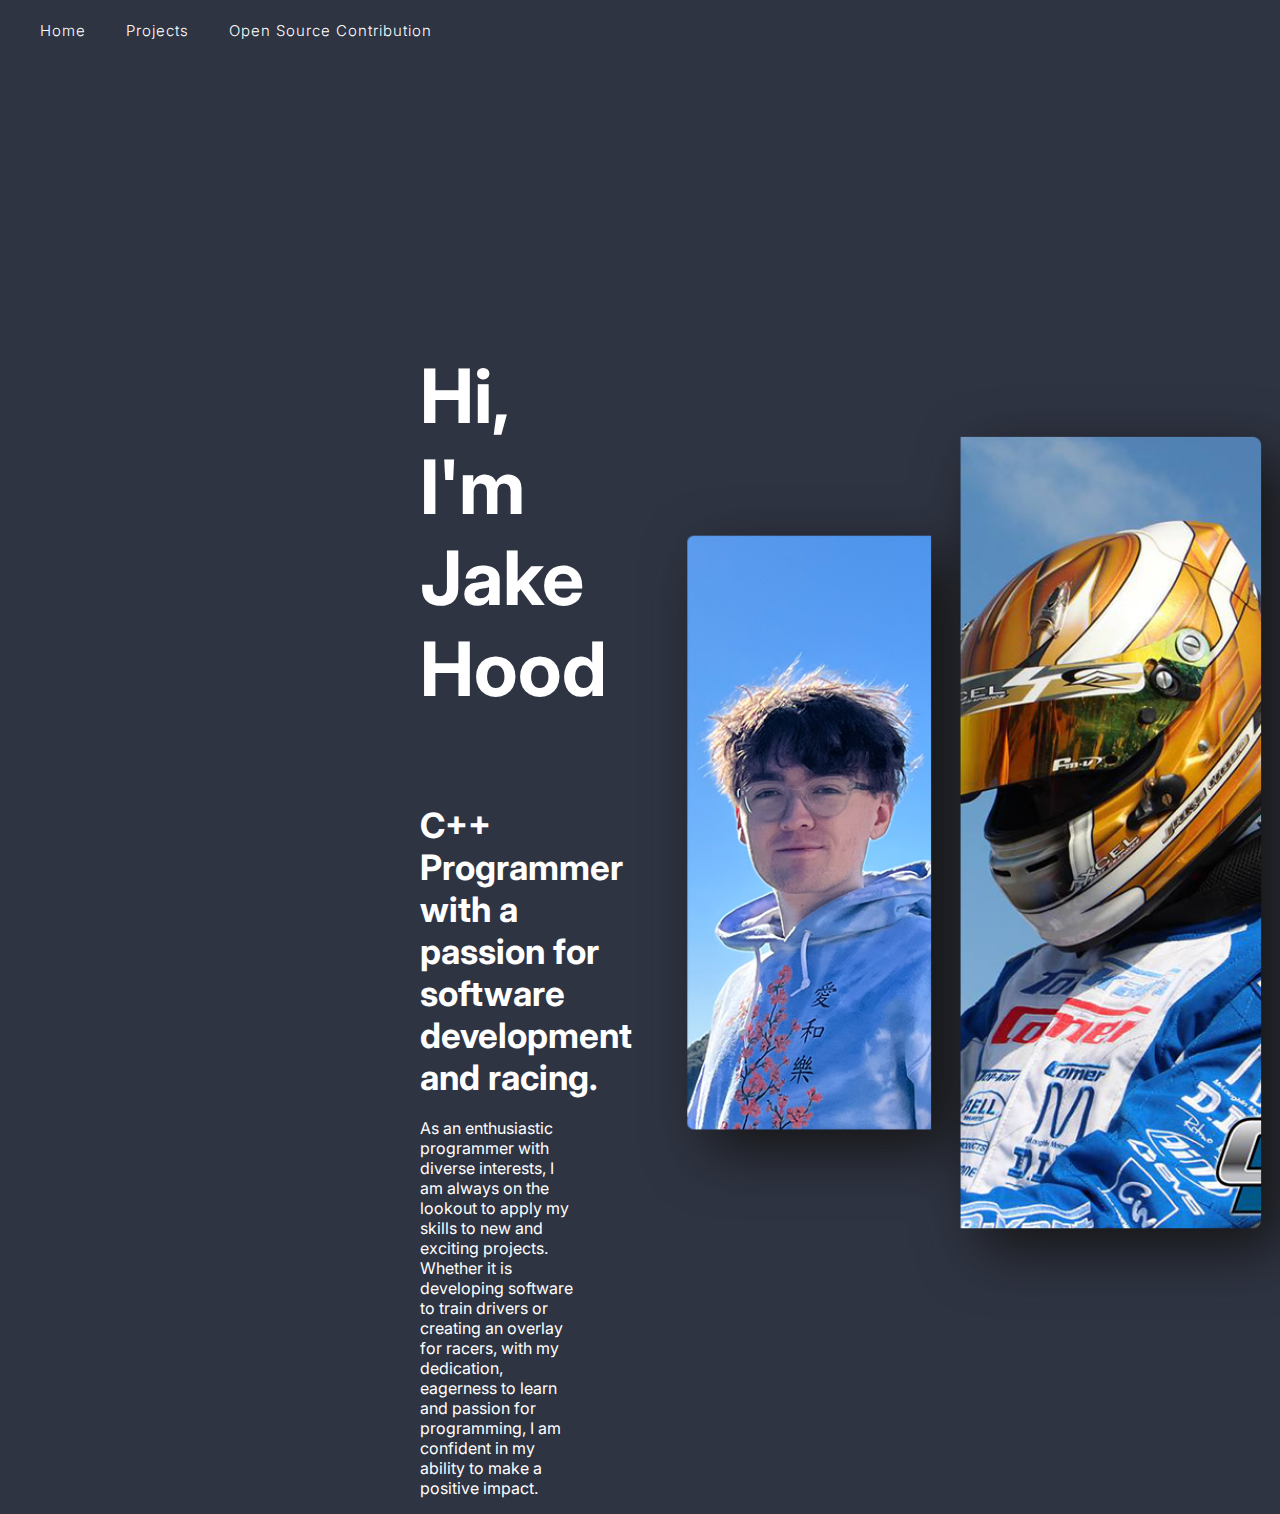
<file: index.html>
<!DOCTYPE html>
<html lang="en">
<head>
    <meta charset="UTF-8">
    <meta http-equiv="X-UA-Compatible" content="IE=edge">
    <meta name="viewport" content="width=device-width, initial-scale=1.0">
    <title>JH - Home</title>
    <link rel="stylesheet" href="index.css">
    <link rel="preconnect" href="https://fonts.googleapis.com">
    <link rel="preconnect" href="https://fonts.gstatic.com" crossorigin>
    <link href="https://fonts.googleapis.com/css2?family=Inter:wght@300;400;600;700&display=swap" rel="stylesheet">
</head>
<body>
    <nav>
        <ul>
          <li><a href="index.html">Home</a></li>
          <li><a href="projects.html">Projects</a></li>
          <li><a href="osc.html">Open Source Contribution</a></li>
        </ul>
    </nav>

    <div class="wrapper">
        <div class="body-text">
            <h1>Hi,<br>I'm Jake Hood</h1>

            <h2 class="slogan-text">C++ Programmer with a passion for software development and racing.</h2>
            <p class="bio-text">As an enthusiastic programmer with diverse interests, I am always on the lookout to apply my skills to new and exciting projects. 
                Whether it is developing software to train drivers or creating an overlay for racers, 
                with my dedication, eagerness to learn and passion for programming, I am confident in my ability to make a positive impact.</p>
        </div>

        <div class="body-image">
            <img src="me12.png" class="image-me">
        </div>

    </div>

</body>
</html>
</file>
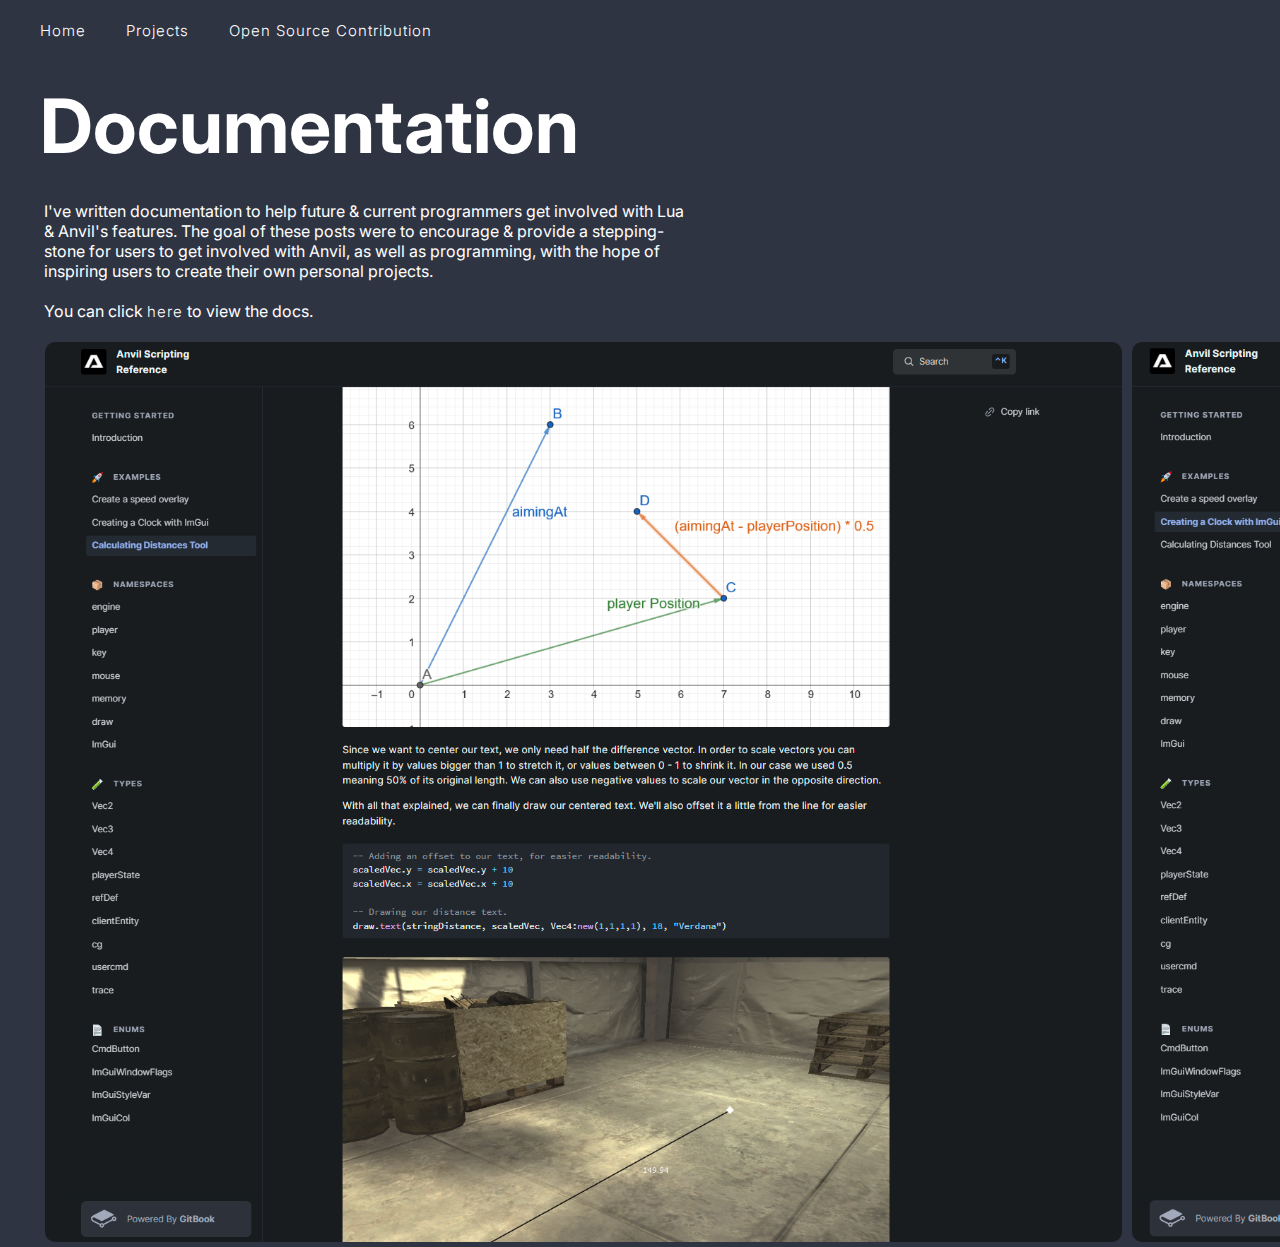
<file: osc.html>
<!DOCTYPE html>
<html lang="en">
<head>
    <meta charset="UTF-8">
    <meta http-equiv="X-UA-Compatible" content="IE=edge">
    <meta name="viewport" content="width=device-width, initial-scale=1.0">
    <title>JH - Open Source Contributions</title>
    <link rel="stylesheet" href="osc.css">
    <link rel="preconnect" href="https://fonts.googleapis.com">
    <link rel="preconnect" href="https://fonts.gstatic.com" crossorigin>
    <link href="https://fonts.googleapis.com/css2?family=Inter:wght@300;400;600;700&display=swap" rel="stylesheet">
</head>
<body>
    <nav>
        <ul>
          <li><a href="index.html">Home</a></li>
          <li><a href="projects.html">Projects</a></li>
          <li><a href="osc.html">Open Source Contribution</a></li>
        </ul>
    </nav>

    <h1>Documentation</h1>
    <p>I've written documentation to help future & current programmers get involved with Lua & Anvil's features.
        The goal of these posts were to encourage & provide a stepping-stone for users to get involved with Anvil, as well as programming, with the hope of inspiring users to create their own personal projects.
        <br>
        <br>
        You can click <a href="https://docs.anvil.team/">here</a> to view the docs.
    </p>
    <div class="image-container">
        <img src="anvil-doc1.png">
        <img src="anvil-doc2.png">
      </div>
</body>
</file>
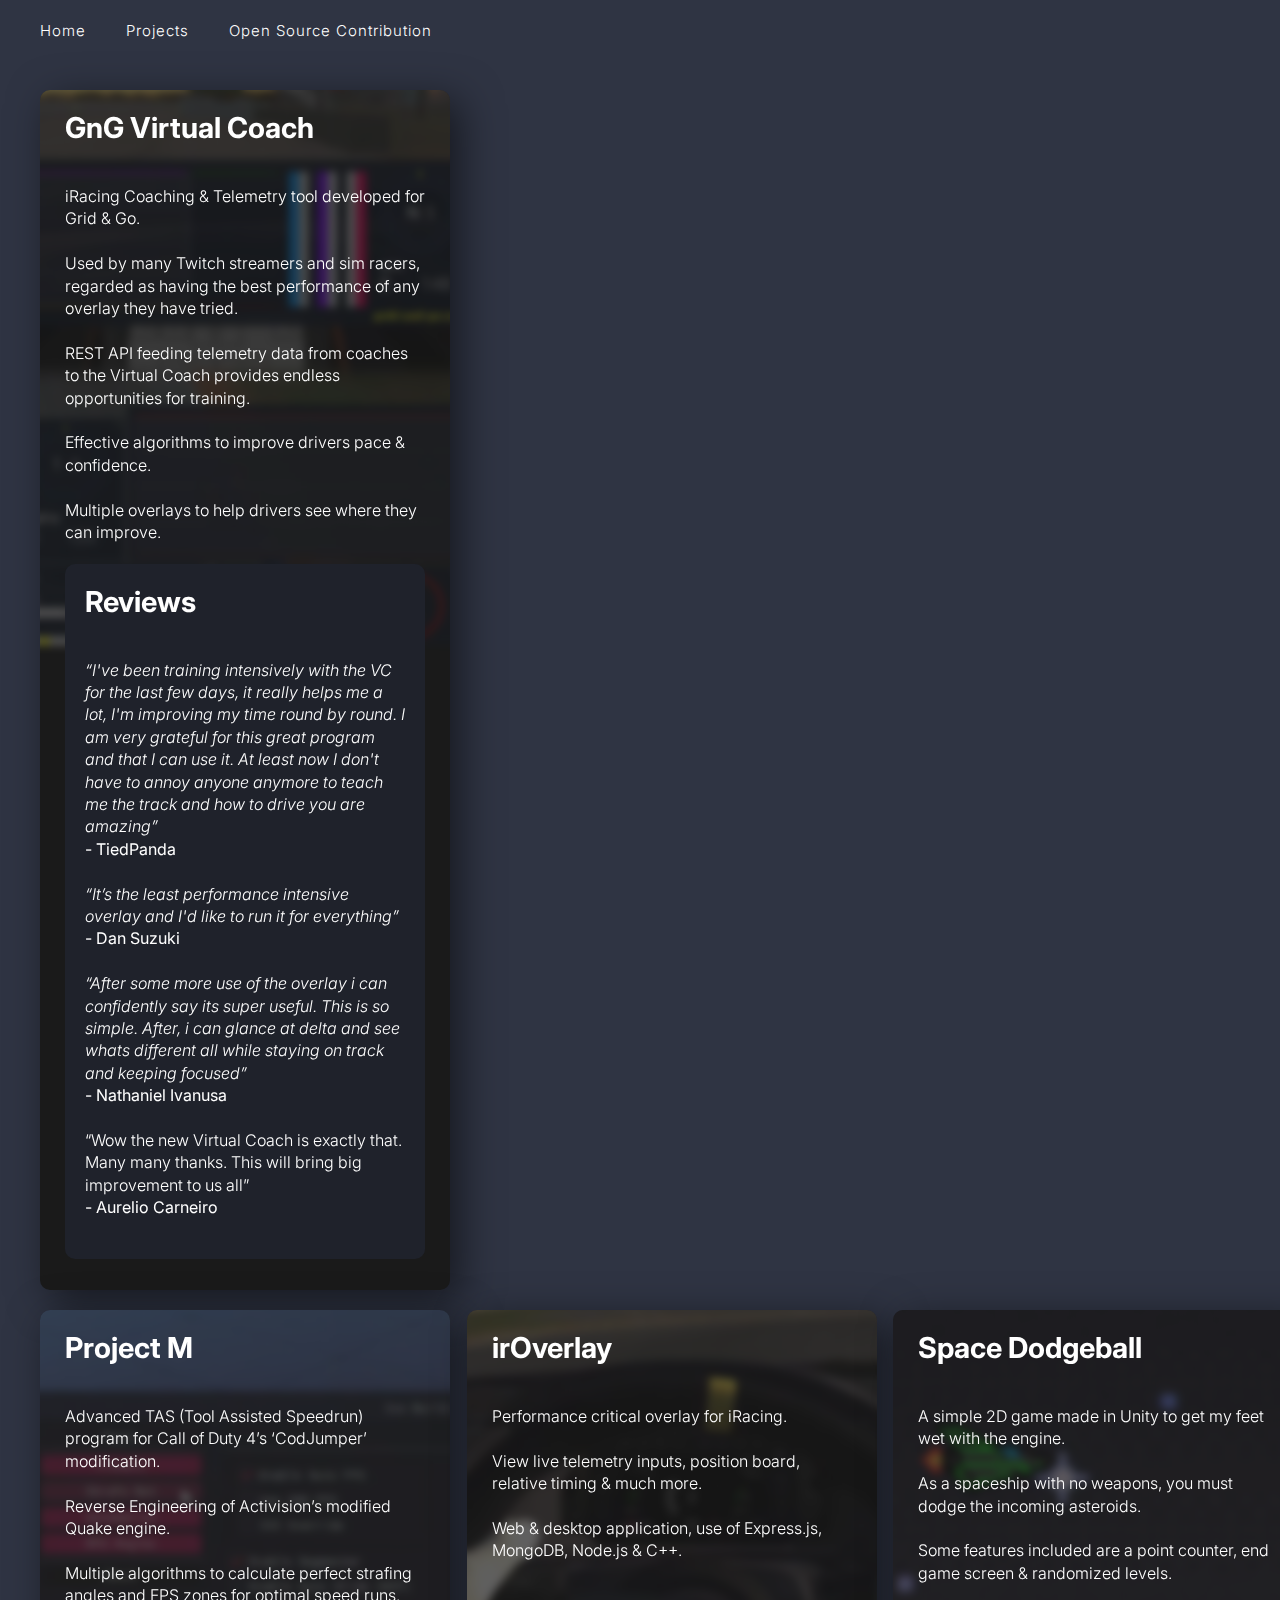
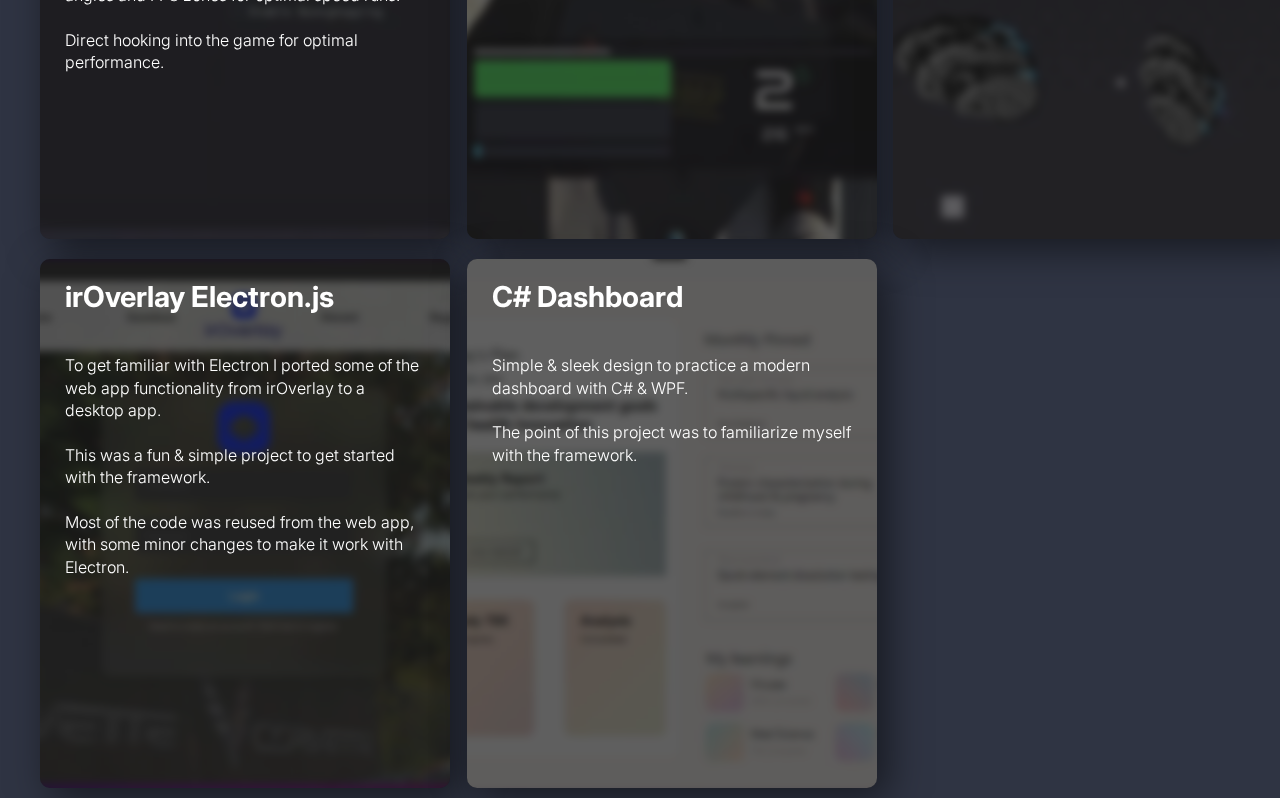
<file: projects.html>
<!DOCTYPE html>
<html lang="en">
<head>
    <meta charset="UTF-8">
    <meta http-equiv="X-UA-Compatible" content="IE=edge">
    <meta name="viewport" content="width=device-width, initial-scale=1.0">
    <title>JH - Projects</title>
    <link rel="stylesheet" href="projects.css">
    <link rel="preconnect" href="https://fonts.googleapis.com">
    <link rel="preconnect" href="https://fonts.gstatic.com" crossorigin>
    <link href="https://fonts.googleapis.com/css2?family=Inter:wght@300;400;600;700&display=swap" rel="stylesheet">
</head>
<body>

    <nav>
        <ul>
          <li><a href="index.html">Home</a></li>
          <li><a href="projects.html">Projects</a></li>
          <li><a href="osc.html">Open Source Contribution</a></li>
        </ul>
    </nav>

    <div class="gngcard">
      <figure class="snip1174 reviewcard">
        <img src="card-vc.jpg" alt="sq-sample33"/>
        <figcaption>
          <h2>GnG Virtual Coach</h2>
          <p>
            iRacing Coaching & Telemetry tool developed for Grid & Go.
            <br>
            <br>
            Used by many Twitch streamers and sim racers, regarded as having the best performance of any overlay they have tried.
            <br>
            <br>
            REST API feeding telemetry data from coaches to the Virtual Coach provides endless opportunities for training.
            <br>
            <br>
            Effective algorithms to improve drivers pace & confidence.
            <br>
            <br>
            Multiple overlays to help drivers see where they can improve.
          </p>

          <div class="snip1174 reviewblock">
            
            
              <h2>Reviews</h2>
              <p>
                <i>“I've been training intensively with the VC for the last few days, it really helps me a lot, I'm improving my time round by round. I am very grateful for this great program and that I can use it. At least now I don't have to annoy anyone anymore to teach me the track and how to drive you are amazing”</i>
                <br>
                <strong>- TiedPanda</strong>
                <br>
                <br>

                <i>“It’s the least performance intensive overlay and I'd like to run it for everything”</i>
                <br>
                <strong>- Dan Suzuki</strong>
                <br>
                <br>

                <i>“After some more use of the overlay i can confidently say its super useful. This is so simple. After, i can glance at delta and see whats different all while staying on track and keeping focused”</i>
                <br>
                <strong>- Nathaniel Ivanusa</strong>
                <br>
                <br>
     
                </i>“Wow the new Virtual Coach is exactly that. Many many thanks. This will bring big improvement to us all”</i>
                <br>
                <strong>- Aurelio Carneiro</strong>
              </p>
            
        </div>

        </figcaption>
      </figure>
    </div>

    <div class="othercards">
      <figure class="snip1174">
        <img src="card-pm.jpg" alt="sq-sample33"/>
        <figcaption>
          <h2>Project M</h2>
          <p>
            Advanced TAS (Tool Assisted Speedrun) program for Call of Duty 4’s ‘CodJumper’ modification.
            <br>
            <br>
            Reverse Engineering of Activision’s modified Quake engine.
            <br>
            <br>
            Multiple algorithms to calculate perfect strafing angles and FPS zones for optimal speed runs.
            <br>
            <br>
            Direct hooking into the game for optimal performance.
          </p>
          
        </figcaption>
      </figure>

      <figure class="snip1174">
        <img src="card-ir.jpg" alt="sq-sample33"/>
        <figcaption>
          <h2>irOverlay</h2>
          <p>
            Performance critical overlay for iRacing.
            <br>
            <br>
            View live telemetry inputs, position board, relative timing & much more.
            <br>
            <br>
            Web & desktop application, use of Express.js, MongoDB, Node.js & C++.
          </p>
        </figcaption>
      </figure>

      <figure class="snip1174">
      <img src="card-space.jpg" alt="sq-sample33"/>
      <figcaption>
        <h2>Space Dodgeball</h2>
        <p>
          A simple 2D game made in Unity to get my feet wet with the engine.
          <br>
          <br>
          As a spaceship with no weapons, you must dodge the incoming asteroids.
          <br>
          <br>
          Some features included are a point counter, end game screen & randomized levels.
        </p>
      </figcaption>
      </figure>

      <figure class="snip1174">
    <img src="card-electron.jpg" alt="sq-sample33"/>
    <figcaption>
      <h2>irOverlay Electron.js</h2>
      <p>
        To get familiar with Electron I ported some of the web app functionality from irOverlay to a desktop app.
        <br>
        <br>
        This was a fun & simple project to get started with the framework.
        <br>
        <br>
        Most of the code was reused from the web app, with some minor changes to make it work with Electron.
      </p>
    </figcaption>
      </figure>

      <figure class="snip1174">
        <img src="card-dash.jpg" alt="sq-sample33"/>
        <figcaption>
          <h2>C# Dashboard</h2>
          <p>
            Simple & sleek design to practice a modern dashboard with C# & WPF.
            <br>
            <br>
            The point of this project was to familiarize myself with the framework.
          </p>
        </figcaption>
        </figure>

    </div>
</body>
</html>
</file>
<file: index.css>
* { box-sizing: border-box; }

body {
  background-color: #2F3443;
  font-family: 'Inter', sans-serif;
  color: white;
  margin: 0;
}

h1{
  margin-top: 200px;
  margin-bottom: 50px;
  font-size: 75px;
}

h2
{
  font-size: 35px;
  margin: 0px;
}

p{
  font-weight: 400;
  margin-top: 0px;
}

nav {
  height: 50px;
  padding: 20px;
}

ul {
  list-style: none;
  display: flex;
  margin: 0;
  padding: 0;
}

li {
  margin: 0 20px;
}

a {
  color: #fff;
  text-decoration: none;
  font-size: 15px;
  letter-spacing: 1px;
  padding: 1px 0;
  border-bottom: 2px solid transparent;
  transition: border-bottom 0.2s ease-in-out;
  font-weight: 300;
}

a:hover,
a:active {
  border-bottom: 2px solid #fff;
}

img {
  width: 700px;
  height: auto;
  filter: drop-shadow(20px 20px 30px rgb(20, 20, 20));
}

.wrapper
{
  display: flex;
  flex-direction: row;
  width: 100%;
  justify-content: left;
  margin-top: 100px;
}

.body-text
{
  display: flex;
  flex-direction: column;
  padding-left: 20px;
  width: 50%;
  margin-left: 400px;
}

.body-image
{
  display: flex;
  justify-content: center;
  align-items: center;
  width: 50%;
}

.image-me
{
  display: block;
}

.slogan-text
{
  margin-top: 40px;
  margin-bottom: 20px;
}

.bio-text
{
  width: 70%;
}

@media only screen and (max-width: 500px){
	/*Small smartphones [325px -> 500px]*/
  img {
    width: 300px;
    height: auto;
    justify-content: center;
    display: block;
    margin-left: auto;
    margin-right: auto;
    
  }

  h1
  {
    font-size: 50px;
    margin-bottom: 20px;
    margin-top: 0px;
  }

  .body-text
  {
    margin-left: 20px;
    width: 90%;
  }

  .bio-text
  {
    width: 90%;
  }
  .wrapper
  {
    display: flex;
    flex-direction: column;
    width: 100%;
    justify-content: center;
    margin-top: 100px;
  }

  .body-image
  {
    margin-top: 50px;
    display: block;
    width: auto;
  }

}

/* iPads (portrait and landscape) ----------- */
@media only screen 
and (min-device-width : 768px) 
and (max-device-width : 1024px) 
{

  h1
  {
    margin-bottom: 0px;
    margin-top: 0px;
    font-size: 50px;
  }

  h2
  {
    font-size: 25px;
  }

  .body-text
  {
    margin-left: 0px;
  }

  img
  {
    width: 300px;
  }

  .wrapper
  {
    margin-top: 40%;
  }

}
</file>
<file: osc.css>
* { box-sizing: border-box; }

body {
  background-color: #2F3443 !important;
  font-family: 'Inter', sans-serif !important;
  color: white !important;
  margin: 0 !important;
}

h1{
  margin-top: 0px;
  margin-bottom: 30px;
  font-size: 75px;
  margin-left: 40px;
}

h2
{
  font-size: 35px;
  margin-bottom: 40px !important;
}

p{
  font-weight: 400;
  margin-top: 0px;
  margin-left: 44px;
  width: 50%;
}

nav {
  height: 50px !important;
  padding: 20px !important;
  margin-bottom: 30px;

}

ul {
  list-style: none !important;
  display: flex !important;
  margin: 0 !important;
  padding: 0 !important;
}

li {
  margin: 0 20px !important;
}

.image-container {
    display: flex;
    margin-left: 40px;
    align-items: center;
  }
  
  .image-container img {
    margin: 5px;
    height: 900px;
    border-radius: 10px;
  }

a {
  color: #fff !important;
  text-decoration: none !important;
  font-size: 15px !important;
  letter-spacing: 1px !important;
  padding: 1px 0 !important;
  border-bottom: 2px solid transparent !important;
  transition: border-bottom 0.2s ease-in-out !important;
  font-weight: 300 !important;
}

a:hover,
a:active {
  border-bottom: 2px solid #fff !important;
}

@media only screen and (max-width: 500px){
	/*Small smartphones [325px -> 500px]*/

    h1
    {
        font-size: 50px;
        margin-left: 10px;
    }

    p
    {
        margin-left: 10px; 
        width: 80%;  
    }

    .image-container 
    {
        display: block;
        margin-left: 10px;
    }
    .image-container img {
        height: 310px;
        border-radius: 10px;
      }
}

@media only screen 
and (min-device-width : 768px) 
and (max-device-width : 1024px) 
{
    
}
</file>
<file: projects.css>
* { box-sizing: border-box; }

body {
  background-color: #2F3443 !important;
  font-family: 'Inter', sans-serif !important;
  color: white !important;
  margin: 0 !important;
}

h1{
  margin-top: 0px;
  margin-bottom: 300px;
  font-size: 75px;
}

h2
{
  font-size: 35px;
  margin-bottom: 40px !important;
}

p{
  font-weight: 400;
  margin-top: 0px;
}

nav {
  height: 50px !important;
  padding: 20px !important;
  margin-bottom: 30px;
}

ul {
  list-style: none !important;
  display: flex !important;
  margin: 0 !important;
  padding: 0 !important;
}

li {
  margin: 0 20px !important;
}

a {
  color: #fff !important;
  text-decoration: none !important;
  font-size: 15px !important;
  letter-spacing: 1px !important;
  padding: 1px 0 !important;
  border-bottom: 2px solid transparent !important;
  transition: border-bottom 0.2s ease-in-out !important;
  font-weight: 300 !important;
}

a:hover,
a:active {
  border-bottom: 2px solid #fff !important;
}

.reviewcard
{
  height: 1200px !important;
  min-height: 400px;
}

.reviewblock
{
  display: block !important;
  background-color: #1f222b;
  padding: 20px;
  border: #1a1a1a;
  border-radius: 10px;
  
}

.card
{
  width: 10%;
  
}

.othercards
{
  display: inline-grid;
  grid-template-columns: 1fr 1fr 1fr;

}

.gngcard
{
  display: inline-flex;
}

/* Included color classes.. 
	.red 
	.blue 
	.yellow
	.green
	.navy
*/ 
figure.snip1174 {
  align-items: flex-start;
  display: inline-flex;
  color: #fff;
  position: relative;
  overflow: hidden;
  margin: 10px;
  min-width: 220px;
  max-width: 410px;
  width: 100%;
  background-color: #1a1a1a;
  color: #ffffff;
  text-align: left;
  border: #1a1a1a;
  border-radius: 10px;
  margin-left: 40px;
  filter: drop-shadow(10px 10px 20px rgba(0, 0, 0, 0.521));
}
figure.snip1174 * {
  -webkit-box-sizing: border-box;
  box-sizing: border-box;
  -webkit-transition: all 0.35s ease;
  transition: all 0.35s ease;
}
figure.snip1174 img {
  object-fit: cover;
  max-width: 100%;
  height: auto;
  -webkit-transform: scale(1.1);
  transform: scale(1.1);
  vertical-align: top;
  opacity: .3;
  filter: blur(4px);
  -webkit-filter: blur(4px);
}
figure.snip1174 figcaption {
  position: absolute;
  padding: 20px 25px;
  top: 0;
  left: 0;
}
figure.snip1174 h2,
figure.snip1174 p {
  margin: 0;
  padding: 0;
}
figure.snip1174 h2 {
  margin-bottom: 10px;
  display: inline-block;
  font-weight: 700;
  font-size: 1.8em;
}
figure.snip1174 p {
  font-weight: 300;
  margin-bottom: 20px;
  line-height: 1.4em;
}
figure.snip1174 a {
  display: inline-block;
  padding: 10px 20px;
  border: 1px solid #ffffff;
  text-decoration: none;
  color: #ffffff;
  letter-spacing: 2px;
  text-transform: uppercase;
  font-size: 0.8em;
  -webkit-transform: translateY(50%);
  transform: translateY(50%);
  opacity: 0;
}



@media only screen and (max-width: 500px){
	/*Small smartphones [325px -> 500px]*/
  figure.snip1174 
  {
    margin-left: 5px;
  }

  .othercards
  {
    display: block;
  }
}

/* iPads (portrait and landscape) ----------- */
@media only screen 
and (min-device-width : 768px) 
and (max-device-width : 1024px) 
{
  figure.snip1174 
  {
    align-content: center;
  }

  .othercards
  {
    display: block;
  }
}
</file>
